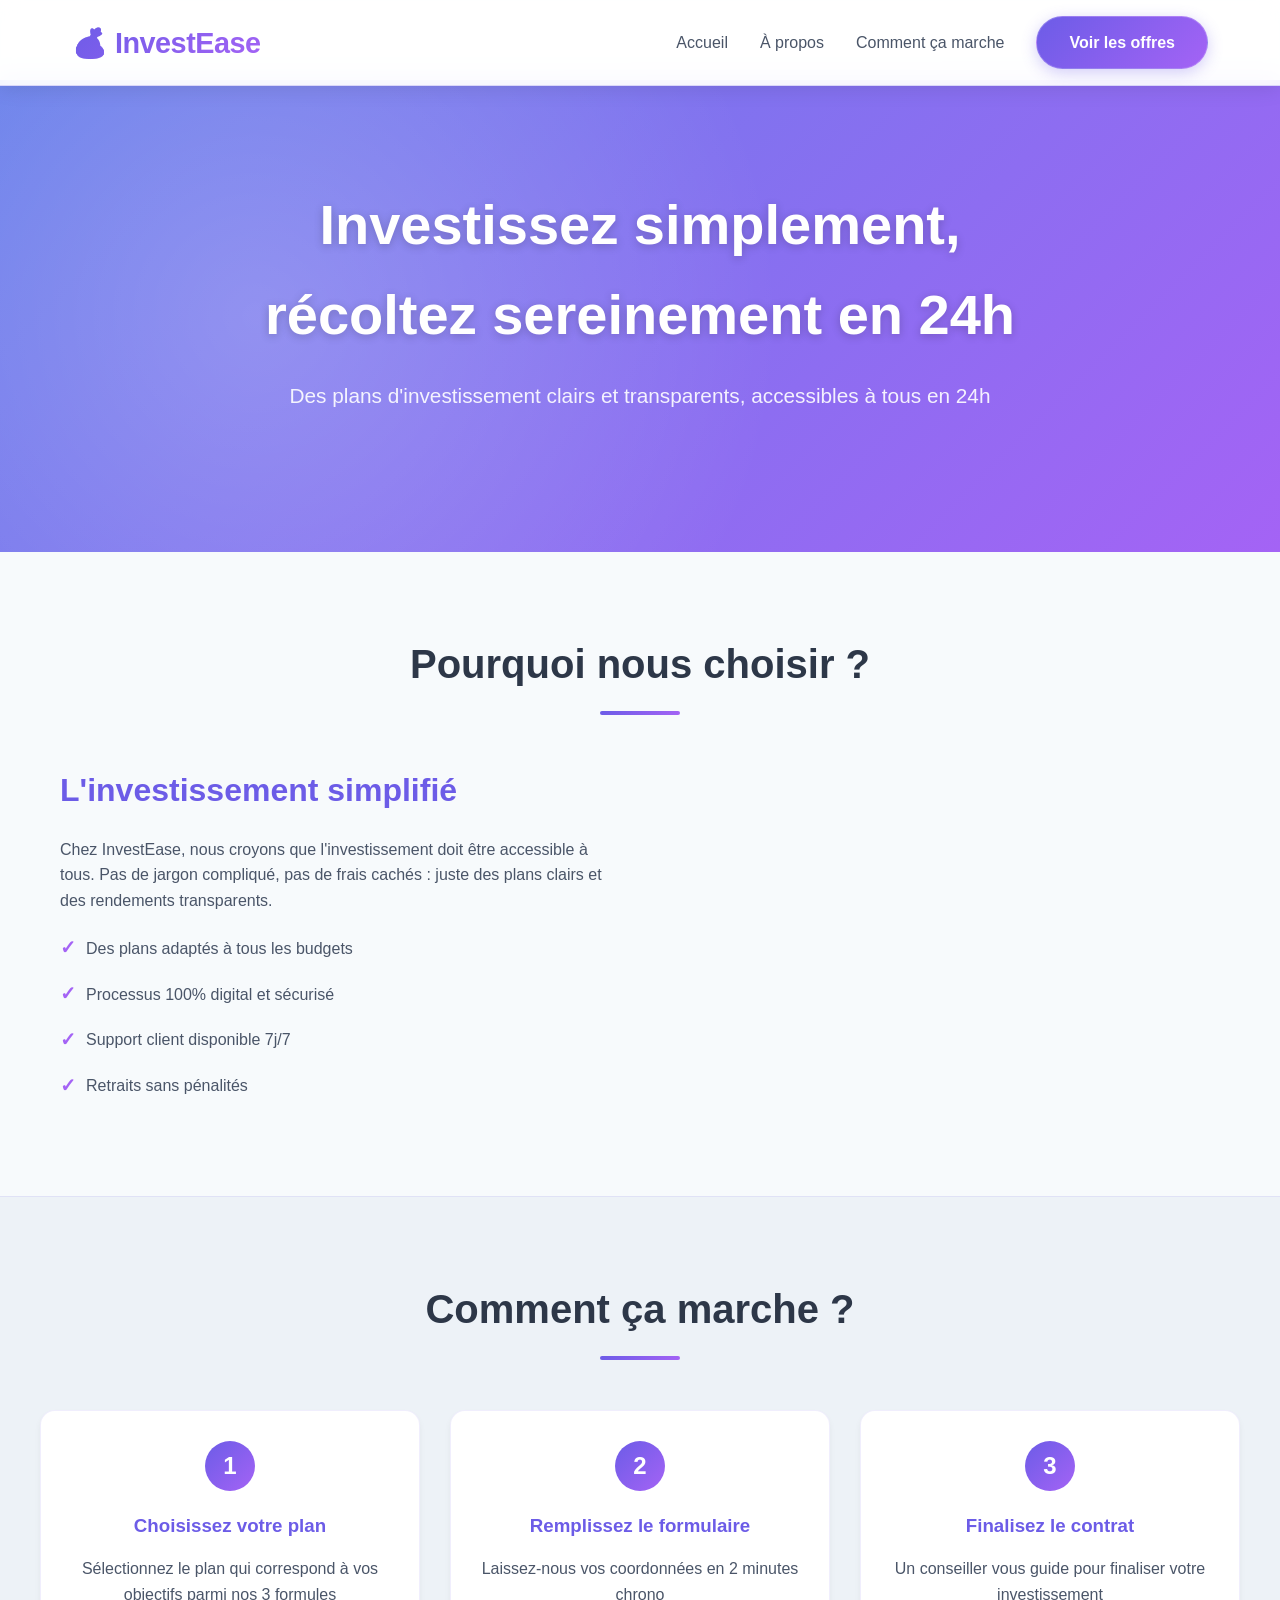
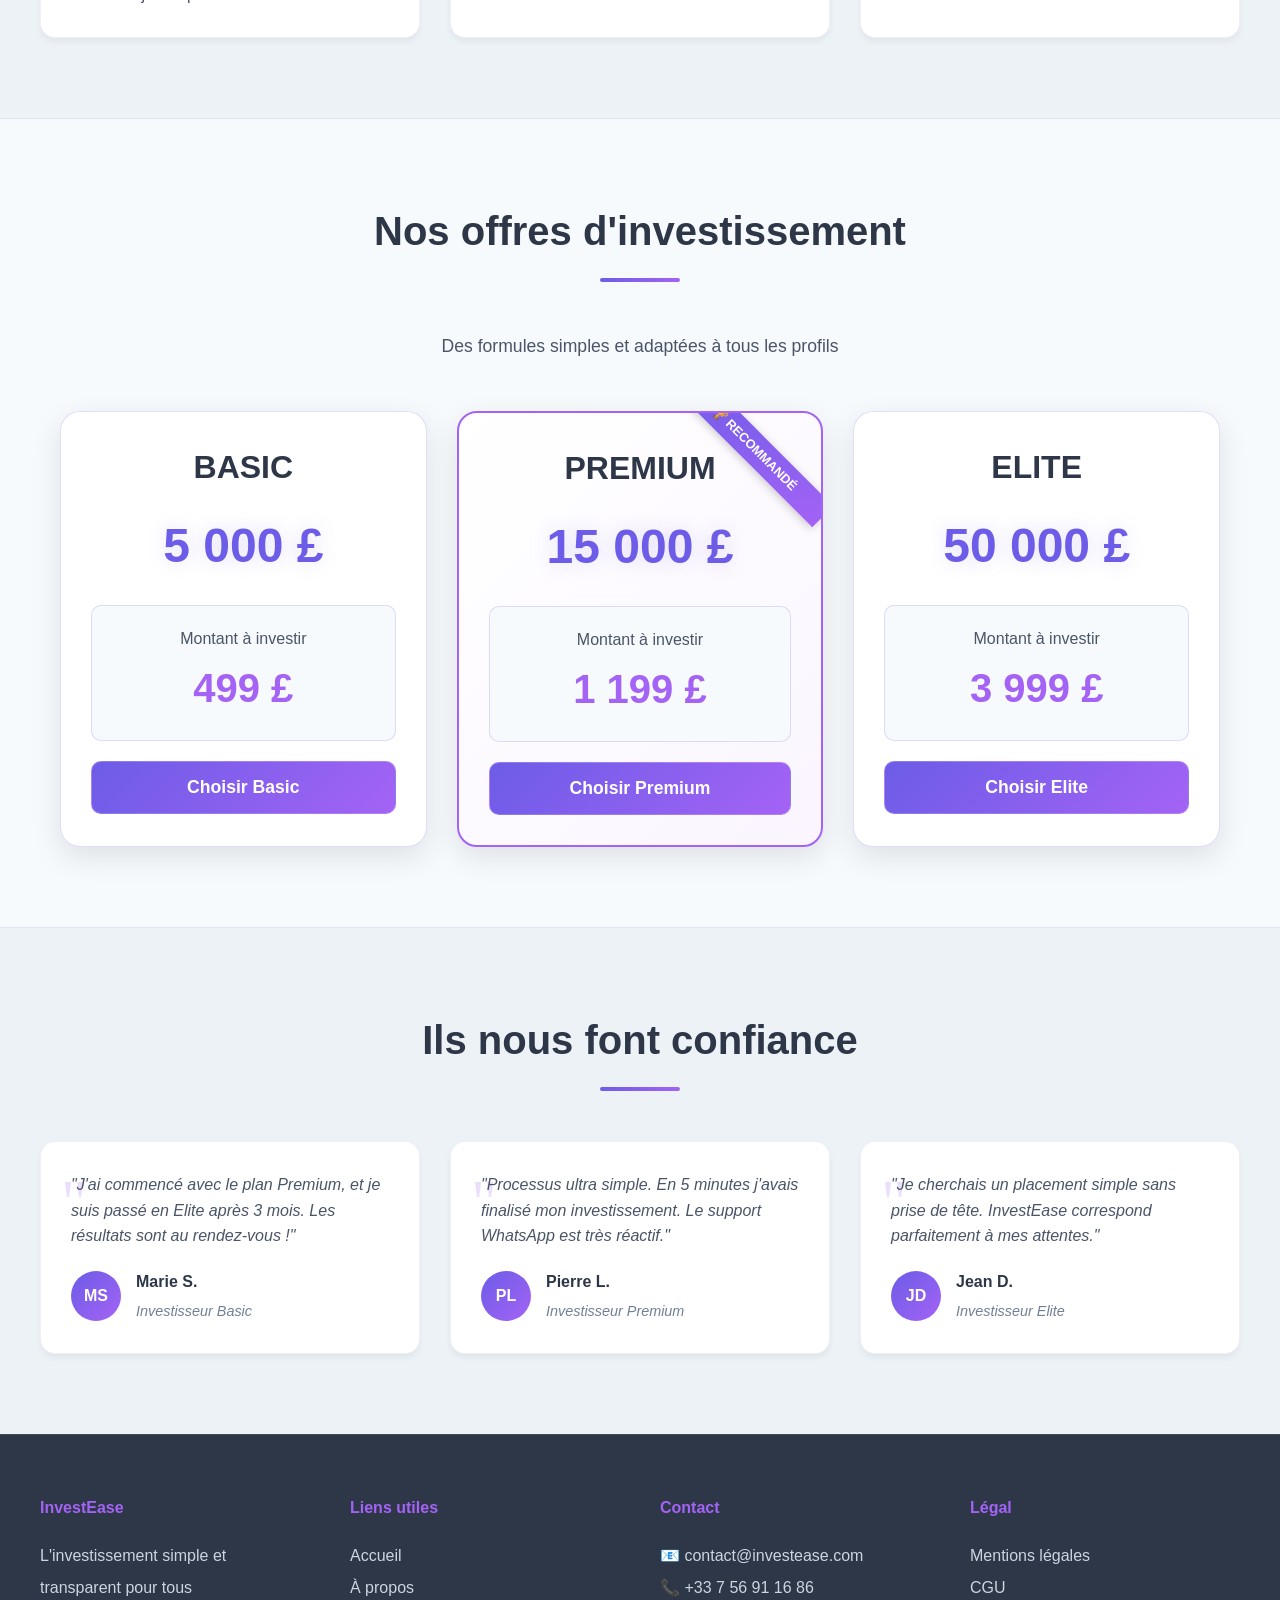
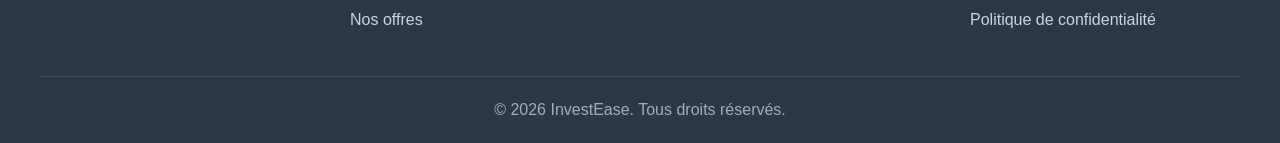
<file: indexx.html>
<!DOCTYPE html>
<html lang="fr">
<head>
    <meta charset="UTF-8">
    <meta name="viewport" content="width=device-width, initial-scale=1.0, maximum-scale=1.0, user-scalable=yes">
    <title>VantexBanque - Placements Simples et Sûrs</title>
    <style>
        * {
            margin: 0;
            padding: 0;
            box-sizing: border-box;
        }

        body {
            font-family: 'Poppins', 'Segoe UI', sans-serif;
            line-height: 1.6;
            color: #2d3748;
            background: #f7fafc;
        }

        /* Header avec navigation - version semi-transparente */
        header {
            background: rgba(255, 255, 255, 0.9);
            backdrop-filter: blur(10px);
            box-shadow: 0 2px 20px rgba(0, 0, 0, 0.1);
            position: fixed;
            width: 100%;
            top: 0;
            z-index: 1000;
            border-bottom: 1px solid rgba(108, 92, 231, 0.2);
        }

        nav {
            max-width: 1200px;
            margin: 0 auto;
            padding: 1rem 2rem;
            display: flex;
            justify-content: space-between;
            align-items: center;
            position: relative;
        }

        .logo {
            font-size: 1.8rem;
            font-weight: 700;
            background: linear-gradient(135deg, #6c5ce7, #a463f5);
            -webkit-background-clip: text;
            -webkit-text-fill-color: transparent;
            letter-spacing: -0.5px;
            z-index: 1001;
        }

        /* Menu burger pour mobile */
        .burger-menu {
            display: none;
            flex-direction: column;
            cursor: pointer;
            z-index: 1001;
            padding: 10px;
        }

        .burger-menu span {
            width: 25px;
            height: 3px;
            background: linear-gradient(135deg, #6c5ce7, #a463f5);
            margin: 3px 0;
            transition: 0.4s;
            border-radius: 3px;
        }

        /* Animation du burger */
        .burger-menu.active span:nth-child(1) {
            transform: rotate(-45deg) translate(-5px, 6px);
        }

        .burger-menu.active span:nth-child(2) {
            opacity: 0;
        }

        .burger-menu.active span:nth-child(3) {
            transform: rotate(45deg) translate(-5px, -6px);
        }

        .nav-links {
            display: flex;
            gap: 2rem;
            align-items: center;
            transition: 0.3s;
        }

        .nav-links a {
            text-decoration: none;
            color: #4a5568;
            font-weight: 500;
            transition: color 0.3s;
            font-size: 1rem;
        }

        .nav-links a:hover {
            color: #a463f5;
        }

        /* Bouton dans le header vers les offres - STYLISÉ */
        .nav-btn {
            background: linear-gradient(135deg, #6c5ce7, #a463f5);
            color: white !important;
            padding: 0.8rem 2rem;
            border-radius: 50px;
            font-weight: 600 !important;
            box-shadow: 0 4px 15px rgba(108, 92, 231, 0.3);
            transition: all 0.3s !important;
            border: 1px solid rgba(255, 255, 255, 0.2);
            white-space: nowrap; 
            text-decoration: none;
        }

        .nav-btn:hover {
            transform: translateY(-2px);
            box-shadow: 0 8px 25px rgba(108, 92, 231, 0.4);
            background: linear-gradient(135deg, #7c6cf7, #b574ff);
            color: white !important;
        }

        /* Main Content */
        main {
            margin-top: 80px;
        }

        /* Section Accueil / Hero */
        .hero {
            background: linear-gradient(135deg, #667eea 0%, #a463f5 100%);
            padding: 100px 20px;
            color: white;
            text-align: center;
            position: relative;
            overflow: hidden;
        }

        .hero::before {
            content: '';
            position: absolute;
            top: 0;
            left: 0;
            right: 0;
            bottom: 0;
            background: radial-gradient(circle at 20% 50%, rgba(255, 255, 255, 0.2) 0%, transparent 50%);
            pointer-events: none;
        }

        .hero-content {
            max-width: 1200px;
            margin: 0 auto;
            position: relative;
            z-index: 1;
        }

        .hero h1 {
            font-size: 3.5rem;
            margin-bottom: 20px;
            font-weight: 700;
            text-shadow: 0 2px 10px rgba(0, 0, 0, 0.2);
            color: white;
            -webkit-text-fill-color: white;
            background: none;
        }

        .hero p {
            font-size: 1.3rem;
            margin-bottom: 40px;
            color: rgba(255, 255, 255, 0.9);
        }

        .hero-stats {
            display: flex;
            justify-content: center;
            gap: 60px;
            margin-top: 50px;
        }

        .stat-item {
            text-align: center;
        }

        .stat-number {
            font-size: 2.5rem;
            font-weight: 700;
            display: block;
            color: white;
        }

        .stat-label {
            font-size: 1rem;
            color: rgba(255, 255, 255, 0.8);
        }

        /* Section À propos */
        .about {
            max-width: 1200px;
            margin: 80px auto;
            padding: 0 20px;
        }

        .section-title {
            text-align: center;
            font-size: 2.5rem;
            margin-bottom: 50px;
            color: #2d3748;
            position: relative;
        }

        .section-title::after {
            content: '';
            display: block;
            width: 80px;
            height: 4px;
            background: linear-gradient(135deg, #6c5ce7, #a463f5);
            margin: 15px auto 0;
            border-radius: 2px;
        }

        .about-content {
            display: grid;
            grid-template-columns: 1fr 1fr;
            gap: 50px;
            align-items: center;
        }

        .about-text h3 {
            font-size: 2rem;
            margin-bottom: 20px;
            color: #6c5ce7;
        }

        .about-text p {
            margin-bottom: 20px;
            color: #4a5568;
        }

        .features-list {
            list-style: none;
        }

        .features-list li {
            margin-bottom: 15px;
            display: flex;
            align-items: center;
            gap: 10px;
            color: #4a5568;
        }

        .features-list li::before {
            content: '✓';
            color: #a463f5;
            font-weight: bold;
            font-size: 1.2rem;
        }

        .about-image {
            background: linear-gradient(135deg, #f0f5fa, #e6edf5);
            padding: 40px;
            border-radius: 20px;
            text-align: center;
            border: 1px solid rgba(108, 92, 231, 0.2);
        }

        .about-image .placeholder-icon {
            font-size: 8rem;
            line-height: 1;
            filter: drop-shadow(0 10px 20px rgba(108, 92, 231, 0.2));
        }

        /* Section Comment ça marche */
        .how-it-works {
            background: #edf2f7;
            padding: 80px 20px;
            border-top: 1px solid rgba(108, 92, 231, 0.1);
            border-bottom: 1px solid rgba(108, 92, 231, 0.1);
        }

        .how-container {
            max-width: 1200px;
            margin: 0 auto;
        }

        .steps {
            display: grid;
            grid-template-columns: repeat(3, 1fr);
            gap: 30px;
            margin-top: 50px;
        }

        .step {
            text-align: center;
            padding: 30px;
            background: white;
            border-radius: 15px;
            transition: transform 0.3s, box-shadow 0.3s;
            border: 1px solid rgba(108, 92, 231, 0.1);
            box-shadow: 0 4px 6px rgba(0, 0, 0, 0.05);
        }

        .step:hover {
            transform: translateY(-10px);
            box-shadow: 0 20px 30px rgba(108, 92, 231, 0.15);
            border-color: #a463f5;
        }

        .step-number {
            width: 50px;
            height: 50px;
            background: linear-gradient(135deg, #6c5ce7, #a463f5);
            color: white;
            border-radius: 50%;
            display: flex;
            align-items: center;
            justify-content: center;
            font-size: 1.5rem;
            font-weight: bold;
            margin: 0 auto 20px;
        }

        .step h3 {
            margin-bottom: 15px;
            color: #6c5ce7;
        }

        .step p {
            color: #4a5568;
        }

        /* Section Plans d'investissement */
        .plans {
            max-width: 1200px;
            margin: 80px auto;
            padding: 0 20px;
            scroll-margin-top: 100px;
        }

        .plans-subtitle {
            text-align: center;
            color: #4a5568;
            margin-bottom: 50px;
            font-size: 1.1rem;
        }

        .cards-container {
            display: grid;
            grid-template-columns: repeat(auto-fit, minmax(300px, 1fr));
            gap: 30px;
            margin-top: 30px;
        }

        .card {
            background: white;
            border-radius: 20px;
            padding: 30px;
            box-shadow: 0 10px 30px rgba(0, 0, 0, 0.1);
            transition: all 0.3s;
            cursor: pointer;
            border: 1px solid rgba(108, 92, 231, 0.2);
            position: relative;
            overflow: hidden;
        }

        .card:hover {
            transform: translateY(-10px);
            box-shadow: 0 20px 40px rgba(108, 92, 231, 0.2);
            border-color: #a463f5;
        }

        .card.popular {
            border: 2px solid #a463f5;
            background: linear-gradient(135deg, #ffffff, #faf5ff);
        }

        .card.popular::before {
            content: '🏆 RECOMMANDÉ';
            position: absolute;
            top: 20px;
            right: -30px;
            background: linear-gradient(135deg, #6c5ce7, #a463f5);
            color: white;
            padding: 5px 40px;
            font-size: 0.8rem;
            font-weight: bold;
            transform: rotate(45deg);
            box-shadow: 0 2px 10px rgba(0, 0, 0, 0.2);
        }

        .card-header {
            text-align: center;
            margin-bottom: 20px;
        }

        .card-header h3 {
            font-size: 2rem;
            color: #2d3748;
            margin-bottom: 15px;
        }

        .plan-price .amount {
            font-size: 3rem;
            font-weight: 700;
            color: #6c5ce7;
            display: block;
            text-shadow: 0 0 20px rgba(108, 92, 231, 0.2);
        }

        .plan-invest {
            background: #f7fafc;
            padding: 20px;
            border-radius: 10px;
            margin: 20px 0;
            text-align: center;
            border: 1px solid rgba(108, 92, 231, 0.2);
        }

        .plan-invest p {
            color: #4a5568;
            margin-bottom: 5px;
        }

        .invest-amount {
            font-size: 2.5rem;
            font-weight: 700;
            color: #a463f5;
        }

        .plan-details {
            margin: 25px 0;
            padding: 0 15px;
        }

        .plan-details p {
            margin-bottom: 8px;
            color: #4a5568;
            display: flex;
            align-items: center;
            gap: 8px;
        }

        .card-btn {
            background: linear-gradient(135deg, #6c5ce7, #a463f5);
            color: white;
            border: none;
            padding: 15px;
            border-radius: 10px;
            font-size: 1.1rem;
            font-weight: 600;
            cursor: pointer;
            width: 100%;
            transition: all 0.3s;
            border: 1px solid rgba(255, 255, 255, 0.2);
        }

        .card-btn:hover {
            transform: translateY(-2px);
            box-shadow: 0 5px 20px rgba(108, 92, 231, 0.4);
        }

        /* Section Témoignages */
        .testimonials {
            background: #edf2f7;
            padding: 80px 20px;
            border-top: 1px solid rgba(108, 92, 231, 0.1);
        }

        .testimonials-container {
            max-width: 1200px;
            margin: 0 auto;
        }

        .testimonials-grid {
            display: grid;
            grid-template-columns: repeat(3, 1fr);
            gap: 30px;
            margin-top: 50px;
        }

        .testimonial {
            background: white;
            padding: 30px;
            border-radius: 15px;
            position: relative;
            border: 1px solid rgba(108, 92, 231, 0.1);
            box-shadow: 0 4px 6px rgba(0, 0, 0, 0.05);
        }

        .testimonial::before {
            content: '"';
            font-size: 4rem;
            color: #a463f5;
            opacity: 0.2;
            position: absolute;
            top: 10px;
            left: 20px;
            font-family: serif;
        }

        .testimonial p {
            margin-bottom: 20px;
            color: #4a5568;
            font-style: italic;
            position: relative;
            z-index: 1;
        }

        .testimonial-author {
            display: flex;
            align-items: center;
            gap: 15px;
        }

        .author-avatar {
            width: 50px;
            height: 50px;
            background: linear-gradient(135deg, #6c5ce7, #a463f5);
            border-radius: 50%;
            display: flex;
            align-items: center;
            justify-content: center;
            color: white;
            font-weight: bold;
        }

        .author-info h4 {
            color: #2d3748;
            margin-bottom: 5px;
        }

        .author-info p {
            margin: 0;
            font-size: 0.9rem;
            color: #718096;
        }

        /* Modal Formulaire */
        .modal {
            display: none;
            position: fixed;
            top: 0;
            left: 0;
            width: 100%;
            height: 100%;
            background: rgba(0, 0, 0, 0.5);
            backdrop-filter: blur(5px);
            z-index: 2000;
        }

        .modal-content {
            background: white;
            max-width: 500px;
            margin: 50px auto;
            padding: 40px;
            border-radius: 20px;
            position: relative;
            animation: slideDown 0.3s ease-out;
            border: 1px solid rgba(108, 92, 231, 0.2);
            box-shadow: 0 20px 40px rgba(0, 0, 0, 0.2);
        }

        @keyframes slideDown {
            from {
                transform: translateY(-100px);
                opacity: 0;
            }
            to {
                transform: translateY(0);
                opacity: 1;
            }
        }

        .close {
            position: absolute;
            top: 20px;
            right: 25px;
            font-size: 2rem;
            cursor: pointer;
            color: #a0aec0;
            transition: color 0.3s;
        }

        .close:hover {
            color: #a463f5;
        }

        .modal h2 {
            text-align: center;
            margin-bottom: 30px;
            color: #2d3748;
        }

        .form-group {
            margin-bottom: 20px;
        }

        label {
            display: block;
            margin-bottom: 8px;
            font-weight: 500;
            color: #4a5568;
        }

        input, select {
            width: 100%;
            padding: 12px 15px;
            border: 2px solid #e2e8f0;
            border-radius: 10px;
            font-size: 1rem;
            transition: all 0.3s;
            background: white;
            color: #2d3748;
        }

        input:focus, select:focus {
            outline: none;
            border-color: #a463f5;
            box-shadow: 0 0 10px rgba(164, 99, 245, 0.2);
        }

        .submit-btn {
            background: linear-gradient(135deg, #6c5ce7, #a463f5);
            color: white;
            border: none;
            padding: 15px;
            border-radius: 10px;
            font-size: 1.1rem;
            font-weight: 600;
            cursor: pointer;
            width: 100%;
            margin-top: 20px;
            transition: all 0.3s;
        }

        .submit-btn:hover {
            transform: translateY(-2px);
            box-shadow: 0 5px 20px rgba(108, 92, 231, 0.4);
        }

        /* Footer */
        footer {
            background: #2d3748;
            color: #cbd5e0;
            padding: 60px 20px 20px;
            border-top: 1px solid rgba(255, 255, 255, 0.1);
        }

        .footer-content {
            max-width: 1200px;
            margin: 0 auto;
            display: grid;
            grid-template-columns: repeat(4, 1fr);
            gap: 40px;
        }

        .footer-col h4 {
            margin-bottom: 20px;
            color: #a463f5;
        }

        .footer-col p, .footer-col a {
            color: #cbd5e0;
            text-decoration: none;
            line-height: 2;
        }

        .footer-col a:hover {
            color: #a463f5;
        }

        .footer-bottom {
            max-width: 1200px;
            margin: 40px auto 0;
            padding-top: 20px;
            border-top: 1px solid rgba(255, 255, 255, 0.1);
            text-align: center;
            color: #a0aec0;
        }

        /* ===== RESPONSIVE DESIGN AMÉLIORÉ ===== */
        @media screen and (max-width: 768px) {
            /* Afficher le burger menu */
            .burger-menu {
                display: flex;
            }

            /* Cacher les liens par défaut sur mobile */
            .nav-links {
                display: none;
                position: fixed;
                top: 0;
                left: 0;
                width: 100%;
                height: 100vh;
                background: rgba(255, 255, 255, 0.98);
                backdrop-filter: blur(10px);
                flex-direction: column;
                justify-content: center;
                align-items: center;
                gap: 2rem;
                z-index: 1000;
                padding: 20px;
            }

            /* Afficher le menu quand actif */
            .nav-links.active {
                display: flex;
            }

            /* Style des liens en version mobile */
            .nav-links a {
                font-size: 1.5rem;
                color: #2d3748;
                padding: 15px;
                width: 100%;
                text-align: center;
                border-radius: 10px;
            }

            .nav-links a:hover {
                background: rgba(108, 92, 231, 0.1);
            }

            /* Bouton dans le menu mobile - BIEN VISIBLE */
            .nav-links .nav-btn {
                font-size: 1.3rem;
                padding: 15px 40px;
                margin-top: 20px;
                width: auto;
                min-width: 250px;
                background: linear-gradient(135deg, #6c5ce7, #a463f5);
                border: 2px solid rgba(255, 255, 255, 0.2);
                color: white !important;
            }

            /* Ajustements hero */
            .hero h1 {
                font-size: 2.2rem;
            }

            .hero p {
                font-size: 1.1rem;
            }

            .hero-stats {
                flex-direction: column;
                gap: 30px;
            }

            .stat-number {
                font-size: 2rem;
            }

            /* Ajustements about */
            .about-content {
                grid-template-columns: 1fr;
                gap: 30px;
            }

            .about-text h3 {
                font-size: 1.8rem;
            }

            /* Ajustements steps */
            .steps {
                grid-template-columns: 1fr;
                gap: 20px;
            }

            .step {
                padding: 25px;
            }

            /* Ajustements cards */
              display: flex;
            justify-content: space-between;
            align-items: center;
            position: relative;
        }

        .logo {
            font-size: 1.8rem;
            font-weight: 700;
            background: linear-gradient(135deg, #6c5ce7, #a463f5);
            -webkit-background-clip: text;
            -webkit-text-fill-color: transparent;
            letter-spacing: -0.5px;
            z-index: 1001;
        }

        /* Menu burger pour mobile */
        .burger-menu {
            display: none;
            flex-direction: column;
            cursor: pointer;
            z-index: 1001;
            padding: 10px;
        }

        .burger-menu span {
            width: 25px;
            height: 3px;
            background: linear-gradient(135deg, #6c5ce7, #a463f5);
            margin: 3px 0;
            transition: 0.4s;
            border-radius: 3px;
        }

        /* Animation du burger */
        .burger-menu.active span:nth-child(1) {
            transform: rotate(-45deg) translate(-5px, 6px);
        }

        .burger-menu.active span:nth-child(2) {
            opacity: 0;
        }

        .burger-menu.active span:nth-child(3) {
            transform: rotate(45deg) translate(-5px, -6px);
        }

        .nav-links {
            display: flex;
            gap: 2rem;
            align-items: center;
            transition: 0.3s;
        }

        .nav-links a {
            text-decoration: none;
            color: #4a5568;
            font-weight: 500;
            transition: color 0.3s;
            font-size: 1rem;
        }

        .nav-links a:hover {
            color: #a463f5;
        }

        /* Bouton dans le header vers les offres - STYLISÉ */
        .nav-btn {
            background: linear-gradient(135deg, #6c5ce7, #a463f5);
            color: white !important;
            padding: 0.8rem 2rem;
            border-radius: 50px;
            font-weight: 600 !important;
            box-shadow: 0 4px 15px rgba(108, 92, 231, 0.3);
            transition: all 0.3s !important;
            border: 1px solid rgba(255, 255, 255, 0.2);
            white-space: nowrap; 
            text-decoration: none;
        }

        .nav-btn:hover {
            transform: translateY(-2px);
            box-shadow: 0 8px 25px rgba(108, 92, 231, 0.4);
            background: linear-gradient(135deg, #7c6cf7, #b574ff);
            color: white !important;
        }

        /* Main Content */
        main {
            margin-top: 80px;
        }

        /* Section Accueil / Hero */
        .hero {
            background: linear-gradient(135deg, #667eea 0%, #a463f5 100%);
            padding: 100px 20px;
            color: white;
            text-align: center;
            position: relative;
            overflow: hidden;
        }

        .hero::before {
            content: '';
            position: absolute;
            top: 0;
            left: 0;
            right: 0;
            bottom: 0;
            background: radial-gradient(circle at 20% 50%, rgba(255, 255, 255, 0.2) 0%, transparent 50%);
            pointer-events: none;
        }

        .hero-content {
            max-width: 1200px;
            margin: 0 auto;
            position: relative;
            z-index: 1;
        }

        .hero h1 {
            font-size: 3.5rem;
            margin-bottom: 20px;
            font-weight: 700;
            text-shadow: 0 2px 10px rgba(0, 0, 0, 0.2);
            color: white;
            -webkit-text-fill-color: white;
            background: none;
        }

        .hero p {
            font-size: 1.3rem;
            margin-bottom: 40px;
            color: rgba(255, 255, 255, 0.9);
        }

        .hero-stats {
            display: flex;
            justify-content: center;
            gap: 60px;
            margin-top: 50px;
        }

        .stat-item {
            text-align: center;
        }

        .stat-number {
            font-size: 2.5rem;
            font-weight: 700;
            display: block;
            color: white;
        }

        .stat-label {
            font-size: 1rem;
            color: rgba(255, 255, 255, 0.8);
        }

        /* Section À propos */
        .about {
            max-width: 1200px;
            margin: 80px auto;
            padding: 0 20px;
        }

        .section-title {
            text-align: center;
            font-size: 2.5rem;
            margin-bottom: 50px;
            color: #2d3748;
            position: relative;
        }

        .section-title::after {
            content: '';
            display: block;
            width: 80px;
            height: 4px;
            background: linear-gradient(135deg, #6c5ce7, #a463f5);
            margin: 15px auto 0;
            border-radius: 2px;
        }

        .about-content {
            display: grid;
            grid-template-columns: 1fr 1fr;
            gap: 50px;
            align-items: center;
        }

        .about-text h3 {
            font-size: 2rem;
            margin-bottom: 20px;
            color: #6c5ce7;
        }

        .about-text p {
            margin-bottom: 20px;
            color: #4a5568;
        }

        .features-list {
            list-style: none;
        }

        .features-list li {
            margin-bottom: 15px;
            display: flex;
            align-items: center;
            gap: 10px;
            color: #4a5568;
        }

        .features-list li::before {
            content: '✓';
            color: #a463f5;
            font-weight: bold;
            font-size: 1.2rem;
        }

        .about-image {
            background: linear-gradient(135deg, #f0f5fa, #e6edf5);
            padding: 40px;
            border-radius: 20px;
            text-align: center;
            border: 1px solid rgba(108, 92, 231, 0.2);
        }

        .about-image .placeholder-icon {
            font-size: 8rem;
            line-height: 1;
            filter: drop-shadow(0 10px 20px rgba(108, 92, 231, 0.2));
        }

        /* Section Comment ça marche */
        .how-it-works {
            background: #edf2f7;
            padding: 80px 20px;
            border-top: 1px solid rgba(108, 92, 231, 0.1);
            border-bottom: 1px solid rgba(108, 92, 231, 0.1);
        }

        .how-container {
            max-width: 1200px;
            margin: 0 auto;
        }

        .steps {
            display: grid;
            grid-template-columns: repeat(3, 1fr);
            gap: 30px;
            margin-top: 50px;
        }

        .step {
            text-align: center;
            padding: 30px;
            background: white;
            border-radius: 15px;
            transition: transform 0.3s, box-shadow 0.3s;
            border: 1px solid rgba(108, 92, 231, 0.1);
            box-shadow: 0 4px 6px rgba(0, 0, 0, 0.05);
        }

        .step:hover {
            transform: translateY(-10px);
            box-shadow: 0 20px 30px rgba(108, 92, 231, 0.15);
            border-color: #a463f5;
        }

        .step-number {
            width: 50px;
            height: 50px;
            background: linear-gradient(135deg, #6c5ce7, #a463f5);
            color: white;
            border-radius: 50%;
            display: flex;
            align-items: center;
            justify-content: center;
            font-size: 1.5rem;
            font-weight: bold;
            margin: 0 auto 20px;
        }

        .step h3 {
            margin-bottom: 15px;
            color: #6c5ce7;
        }

        .step p {
            color: #4a5568;
        }

        /* Section Plans d'investissement */
        .plans {
            max-width: 1200px;
            margin: 80px auto;
            padding: 0 20px;
            scroll-margin-top: 100px;
        }

        .plans-subtitle {
            text-align: center;
            color: #4a5568;
            margin-bottom: 50px;
            font-size: 1.1rem;
        }

        .cards-container {
            display: grid;
            grid-template-columns: repeat(auto-fit, minmax(300px, 1fr));
            gap: 30px;
            margin-top: 30px;
        }

        .card {
            background: white;
            border-radius: 20px;
            padding: 30px;
            box-shadow: 0 10px 30px rgba(0, 0, 0, 0.1);
            transition: all 0.3s;
            cursor: pointer;
            border: 1px solid rgba(108, 92, 231, 0.2);
            position: relative;
            overflow: hidden;
        }

        .card:hover {
            transform: translateY(-10px);
            box-shadow: 0 20px 40px rgba(108, 92, 231, 0.2);
            border-color: #a463f5;
        }

        .card.popular {
            border: 2px solid #a463f5;
            background: linear-gradient(135deg, #ffffff, #faf5ff);
        }

        .card.popular::before {
            content: '🏆 RECOMMANDÉ';
            position: absolute;
            top: 20px;
            right: -30px;
            background: linear-gradient(135deg, #6c5ce7, #a463f5);
            color: white;
            padding: 5px 40px;
            font-size: 0.8rem;
            font-weight: bold;
            transform: rotate(45deg);
            box-shadow: 0 2px 10px rgba(0, 0, 0, 0.2);
        }

        .card-header {
            text-align: center;
            margin-bottom: 20px;
        }

        .card-header h3 {
            font-size: 2rem;
            color: #2d3748;
            margin-bottom: 15px;
        }

        .plan-price .amount {
            font-size: 3rem;
            font-weight: 700;
            color: #6c5ce7;
            display: block;
            text-shadow: 0 0 20px rgba(108, 92, 231, 0.2);
        }

        .plan-invest {
            background: #f7fafc;
            padding: 20px;
            border-radius: 10px;
            margin: 20px 0;
            text-align: center;
            border: 1px solid rgba(108, 92, 231, 0.2);
        }

        .plan-invest p {
            color: #4a5568;
            margin-bottom: 5px;
        }

        .invest-amount {
            font-size: 2.5rem;
            font-weight: 700;
            color: #a463f5;
        }

        .plan-details {
            margin: 25px 0;
            padding: 0 15px;
        }

        .plan-details p {
            margin-bottom: 8px;
            color: #4a5568;
            display: flex;
            align-items: center;
            gap: 8px;
        }

        .card-btn {
            background: linear-gradient(135deg, #6c5ce7, #a463f5);
            color: white;
            border: none;
            padding: 15px;
            border-radius: 10px;
            font-size: 1.1rem;
            font-weight: 600;
            cursor: pointer;
            width: 100%;
            transition: all 0.3s;
            border: 1px solid rgba(255, 255, 255, 0.2);
        }

        .card-btn:hover {
            transform: translateY(-2px);
            box-shadow: 0 5px 20px rgba(108, 92, 231, 0.4);
        }

        /* Section Témoignages */
        .testimonials {
            background: #edf2f7;
            padding: 80px 20px;
            border-top: 1px solid rgba(108, 92, 231, 0.1);
        }

        .testimonials-container {
            max-width: 1200px;
            margin: 0 auto;
        }

        .testimonials-grid {
            display: grid;
            grid-template-columns: repeat(3, 1fr);
            gap: 30px;
            margin-top: 50px;
        }

        .testimonial {
            background: white;
            padding: 30px;
            border-radius: 15px;
            position: relative;
            border: 1px solid rgba(108, 92, 231, 0.1);
            box-shadow: 0 4px 6px rgba(0, 0, 0, 0.05);
        }

        .testimonial::before {
            content: '"';
            font-size: 4rem;
            color: #a463f5;
            opacity: 0.2;
            position: absolute;
            top: 10px;
            left: 20px;
            font-family: serif;
        }

        .testimonial p {
            margin-bottom: 20px;
            color: #4a5568;
            font-style: italic;
            position: relative;
            z-index: 1;
        }

        .testimonial-author {
            display: flex;
            align-items: center;
            gap: 15px;
        }

        .author-avatar {
            width: 50px;
            height: 50px;
            background: linear-gradient(135deg, #6c5ce7, #a463f5);
            border-radius: 50%;
            display: flex;
            align-items: center;
            justify-content: center;
            color: white;
            font-weight: bold;
        }

        .author-info h4 {
            color: #2d3748;
            margin-bottom: 5px;
        }

        .author-info p {
            margin: 0;
            font-size: 0.9rem;
            color: #718096;
        }

        /* Modal Formulaire */
        .modal {
            display: none;
            position: fixed;
            top: 0;
            left: 0;
            width: 100%;
            height: 100%;
            background: rgba(0, 0, 0, 0.5);
            backdrop-filter: blur(5px);
            z-index: 2000;
        }

        .modal-content {
            background: white;
            max-width: 500px;
            margin: 50px auto;
            padding: 40px;
            border-radius: 20px;
            position: relative;
            animation: slideDown 0.3s ease-out;
            border: 1px solid rgba(108, 92, 231, 0.2);
            box-shadow: 0 20px 40px rgba(0, 0, 0, 0.2);
        }

        @keyframes slideDown {
            from {
                transform: translateY(-100px);
                opacity: 0;
            }
            to {
                transform: translateY(0);
                opacity: 1;
            }
        }

        .close {
            position: absolute;
            top: 20px;
            right: 25px;
            font-size: 2rem;
            cursor: pointer;
            color: #a0aec0;
            transition: color 0.3s;
        }

        .close:hover {
            color: #a463f5;
        }

        .modal h2 {
            text-align: center;
            margin-bottom: 30px;
            color: #2d3748;
        }

        .form-group {
            margin-bottom: 20px;
        }

        label {
            display: block;
            margin-bottom: 8px;
            font-weight: 500;
            color: #4a5568;
        }

        input, select {
            width: 100%;
            padding: 12px 15px;
            border: 2px solid #e2e8f0;
            border-radius: 10px;
            font-size: 1rem;
            transition: all 0.3s;
            background: white;
            color: #2d3748;
        }

        input:focus, select:focus {
            outline: none;
            border-color: #a463f5;
            box-shadow: 0 0 10px rgba(164, 99, 245, 0.2);
        }

        .submit-btn {
            background: linear-gradient(135deg, #6c5ce7, #a463f5);
            color: white;
            border: none;
            padding: 15px;
            border-radius: 10px;
            font-size: 1.1rem;
            font-weight: 600;
            cursor: pointer;
            width: 100%;
            margin-top: 20px;
            transition: all 0.3s;
        }

        .submit-btn:hover {
            transform: translateY(-2px);
            box-shadow: 0 5px 20px rgba(108, 92, 231, 0.4);
        }

        /* Footer */
        footer {
            background: #2d3748;
            color: #cbd5e0;
            padding: 60px 20px 20px;
            border-top: 1px solid rgba(255, 255, 255, 0.1);
        }

        .footer-content {
            max-width: 1200px;
            margin: 0 auto;
            display: grid;
            grid-template-columns: repeat(4, 1fr);
            gap: 40px;
        }

        .footer-col h4 {
            margin-bottom: 20px;
            color: #a463f5;
        }

        .footer-col p, .footer-col a {
            color: #cbd5e0;
            text-decoration: none;
            line-height: 2;
        }

        .footer-col a:hover {
            color: #a463f5;
        }

        .footer-bottom {
            max-width: 1200px;
            margin: 40px auto 0;
            padding-top: 20px;
            border-top: 1px solid rgba(255, 255, 255, 0.1);
            text-align: center;
            color: #a0aec0;
        }

        /* ===== RESPONSIVE DESIGN AMÉLIORÉ ===== */
        @media screen and (max-width: 768px) {
            /* Afficher le burger menu */
            .burger-menu {
                display: flex;
            }

            /* Cacher les liens par défaut sur mobile */
            .nav-links {
                display: none;
                position: fixed;
                top: 0;
                left: 0;
                width: 100%;
                height: 100vh;
                background: rgba(255, 255, 255, 0.98);
                backdrop-filter: blur(10px);
                flex-direction: column;
                justify-content: center;
                align-items: center;
                gap: 2rem;
                z-index: 1000;
                padding: 20px;
            }

            /* Afficher le menu quand actif */
            .nav-links.active {
                display: flex;
            }

            /* Style des liens en version mobile */
            .nav-links a {
                font-size: 1.5rem;
                color: #2d3748;
                padding: 15px;
                width: 100%;
                text-align: center;
                border-radius: 10px;
            }

            .nav-links a:hover {
                background: rgba(108, 92, 231, 0.1);
            }

            /* Bouton dans le menu mobile - BIEN VISIBLE */
            .nav-links .nav-btn {
                font-size: 1.3rem;
                padding: 15px 40px;
                margin-top: 20px;
                width: auto;
                min-width: 250px;
                background: linear-gradient(135deg, #6c5ce7, #a463f5);
                border: 2px solid rgba(255, 255, 255, 0.2);
                color: white !important;
            }

            /* Ajustements hero */
            .hero h1 {
                font-size: 2.2rem;
            }

            .hero p {
                font-size: 1.1rem;
            }

            .hero-stats {
                flex-direction: column;
                gap: 30px;
            }

            .stat-number {
                font-size: 2rem;
            }

            /* Ajustements about */
            .about-content {
                grid-template-columns: 1fr;
                gap: 30px;
            }

            .about-text h3 {
                font-size: 1.8rem;
            }

            /* Ajustements steps */
            .steps {
                grid-template-columns: 1fr;
                gap: 20px;
            }

            .step {
                padding: 25px;
            }

            /* Ajustements cards */
            .cards-container {
                grid-template-columns: 1fr;
                gap: 20px;
            }

            .card {
                padding: 25px;
            }

            .plan-price .amount {
                font-size: 2.5rem;
            }

            .invest-amount {
                font-size: 2rem;
            }

            /* Ajustements témoignages */
            .testimonials-grid {
                grid-template-columns: 1fr;
                gap: 20px;
            }

            /* Ajustements footer */
            .footer-content {
                grid-template-columns: 1fr 1fr;
                gap: 30px;
            }

            /* Ajustements modal */
            .modal-content {
                margin: 20px;
                padding: 30px 20px;
            }

            .modal h2 {
                font-size: 1.5rem;
            }

            input, select {
                padding: 10px;
            }
        }

        /* Très petits écrans */
        @media screen and (max-width: 480px) {
            nav {
                padding: 0.8rem 1rem;
            }

            .logo {
                font-size: 1.5rem;
            }

            .hero {
                padding: 80px 15px;
            }

            .hero h1 {
                font-size: 1.8rem;
            }

            .section-title {
                font-size: 2rem;
            }

            .footer-content {
                grid-template-columns: 1fr;
                text-align: center;
            }

            .nav-links .nav-btn {
                min-width: 200px;
                font-size: 1.1rem;
                padding: 12px 30px;
            }
        }

        /* Empêcher le scroll quand le menu est ouvert */
        body.menu-open {
            overflow: hidden;
        }
    </style>
</head>
<body>
    <header>
        <nav>
            <div class="logo">💰 InvestEase</div>

            <!-- Burger Menu pour mobile -->
            <div class="burger-menu" onclick="toggleMenu()">
                <span></span>
                <span></span>
                <span></span>
            </div>

            <div class="nav-links">
                <a href="#accueil" onclick="closeMenu()">Accueil</a>
                <a href="#about" onclick="closeMenu()">À propos</a>
                <a href="#comment" onclick="closeMenu()">Comment ça marche</a>
                <a href="#plans" class="nav-btn" onclick="scrollToPlans(); closeMenu();">Voir les offres</a>
            </div>
        </nav>
    </header>

    <main>
        <!-- Section Accueil -->
        <section id="accueil" class="hero">
            <div class="hero-content">
                <h1>Investissez simplement,<br>récoltez sereinement en 24h</h1>
                <p>Des plans d'investissement clairs et transparents, accessibles à tous en 24h</p>
            </div>
        </section>

        <!-- Section À propos -->
        <section id="about" class="about">
            <h2 class="section-title">Pourquoi nous choisir ?</h2>
            <div class="about-content">
                <div class="about-text">
                    <h3>L'investissement simplifié</h3>
                    <p>Chez InvestEase, nous croyons que l'investissement doit être accessible à tous. Pas de jargon compliqué, pas de frais cachés : juste des plans clairs et des rendements transparents.</p>
                    <ul class="features-list">
                        <li>Des plans adaptés à tous les budgets</li>
                        <li>Processus 100% digital et sécurisé</li>
                        <li>Support client disponible 7j/7</li>
                        <li>Retraits sans pénalités</li>
                    </ul>
                </div>
            </div>
        </section>

        <!-- Section Comment ça marche -->
        <section id="comment" class="how-it-works">
            <div class="how-container">
                <h2 class="section-title">Comment ça marche ?</h2>
                <div class="steps">
                    <div class="step">
                        <div class="step-number">1</div>
                        <h3>Choisissez votre plan</h3>
                        <p>Sélectionnez le plan qui correspond à vos objectifs parmi nos 3 formules</p>
                    </div>
                    <div class="step">
                        <div class="step-number">2</div>
                        <h3>Remplissez le formulaire</h3>
                        <p>Laissez-nous vos coordonnées en 2 minutes chrono</p>
                    </div>
                    <div class="step">
                        <div class="step-number">3</div>
                        <h3>Finalisez le contrat</h3>
                        <p>Un conseiller vous guide pour finaliser votre investissement</p>
                    </div>
                </div>
            </div>
        </section>

        <!-- Section Plans d'investissement (OFFRES) -->
        <section id="plans" class="plans">
            <h2 class="section-title">Nos offres d'investissement</h2>
            <p class="plans-subtitle">Des formules simples et adaptées à tous les profils</p>

            <div class="cards-container">
                <!-- Plan Basic -->
                <div class="card" onclick="openForm('Plan Basic')">
                    <div class="card-header">
                        <h3>BASIC</h3>
                        <div class="plan-price">
                            <span class="amount">5 000 £</span>
                        </div>
                    </div>

                    <div class="plan-invest">
                        <p>Montant à investir</p>
                        <div class="invest-amount">499 £</div>
                    </div>

                    <button class="card-btn">Choisir Basic</button>
                </div>

                <!-- Plan Premium -->
                <div class="card popular" onclick="openForm('Plan Premium')">
                    <div class="card-header">
                        <h3>PREMIUM</h3>
                        <div class="plan-price">
                            <span class="amount">15 000 £</span>
                        </div>
                    </div>

                    <div class="plan-invest">
                        <p>Montant à investir</p>
                        <div class="invest-amount">1 199 £</div>
                    </div>

                    <button class="card-btn">Choisir Premium</button>
                </div>

                <!-- Plan Elite -->
                <div class="card" onclick="openForm('Plan Elite')">
                    <div class="card-header">
                        <h3>ELITE</h3>
                        <div class="plan-price">
                            <span class="amount">50 000 £</span>
                        </div>
                    </div>

                    <div class="plan-invest">
                        <p>Montant à investir</p>
                        <div class="invest-amount">3 999 £</div>
                    </div>

                    <button class="card-btn">Choisir Elite</button>
                </div>
            </div>
        </section>

        <!-- Section Témoignages -->
        <section class="testimonials">
            <div class="testimonials-container">
                <h2 class="section-title">Ils nous font confiance</h2>
                <div class="testimonials-grid">
                    <div class="testimonial">
                        <p>"J'ai commencé avec le plan Premium, et je suis passé en Elite après 3 mois. Les résultats sont au rendez-vous !"</p>
                        <div class="testimonial-author">
                            <div class="author-avatar">MS</div>
                            <div class="author-info">
                                <h4>Marie S.</h4>
                                <p>Investisseur Basic</p>
                            </div>
                        </div>
                    </div>

                    <div class="testimonial">
                        <p>"Processus ultra simple. En 5 minutes j'avais finalisé mon investissement. Le support WhatsApp est très réactif."</p>
                        <div class="testimonial-author">
                            <div class="author-avatar">PL</div>
                            <div class="author-info">
                                <h4>Pierre L.</h4>
                                <p>Investisseur Premium</p>
                            </div>
                        </div>
                    </div>

                    <div class="testimonial">
                        <p>"Je cherchais un placement simple sans prise de tête. InvestEase correspond parfaitement à mes attentes."</p>
                        <div class="testimonial-author">
                            <div class="author-avatar">JD</div>
                            <div class="author-info">
                                <h4>Jean D.</h4>
                                <p>Investisseur Elite</p>
                            </div>
                        </div>
                    </div>
                </div>
            </div>
        </section>
    </main>

    <!-- Footer -->
    <footer>
        <div class="footer-content">
            <div class="footer-col">
                <h4>InvestEase</h4>
                <p>L'investissement simple et transparent pour tous</p>
            </div>
            <div class="footer-col">
                <h4>Liens utiles</h4>
                <p><a href="#accueil">Accueil</a></p>
                <p><a href="#about">À propos</a></p>
                <p><a href="#plans">Nos offres</a></p>
            </div>
            <div class="footer-col">
                <h4>Contact</h4>
                <p>📧 contact@investease.com</p>
                <p>📞 +33 7 56 91 16 86</p>
            </div>
            <div class="footer-col">
                <h4>Légal</h4>
                <p>Mentions légales</p>
                <p>CGU</p>
                <p>Politique de confidentialité</p>
            </div>
        </div>
        <div class="footer-bottom">
            <p>&copy; 2026 InvestEase. Tous droits réservés.</p>
        </div>
    </footer>

    <!-- Modal Formulaire -->
    <div id="formModal" class="modal">
        <div class="modal-content">
            <span class="close" onclick="closeForm()">&times;</span>
            <h2>Rejoindre le plan</h2>
            <form id="investmentForm" onsubmit="submitForm(event)">
                <div class="form-group">
                    <label for="nom">Nom</label>
                    <input type="text" id="nom" required placeholder="Votre nom">
                </div>

                <div class="form-group">
                    <label for="prenom">Prénom</label>
                    <input type="text" id="prenom" required placeholder="Votre prénom">
                </div>

                <div class="form-group">
                    <label for="email">Email</label>
                    <input type="email" id="email" required placeholder="votre@email.com">
                </div>

                <div class="form-group">
                    <label for="plan">Plan d'investissement</label>
                    <select id="plan" required>
                        <option value="">Sélectionnez un plan</option>
                        <option value="Basic - 5 000£">Basic - 499 £ d'investissement</option>
                        <option value="Premium - 15 000£">Premium - 1 199 £ d'investissement</option>
                        <option value="Elite - 50 000£">Elite - 3 999 £ d'investissement</option>
                    </select>
                </div>

                <div class="form-group">
                    <label for="paiement">Moyen de paiement</label>
                    <select id="paiement" required>
                        <option value="">Sélectionnez</option>
                        <option value="Carte bancaire">💳 Carte bancaire</option>
                        <option value="Virement">🏦 Virement bancaire</option>
                        <option value="PayPal">📱 PayPal</option>
                        <option value="Crypto">₿ Crypto-monnaie</option>
                    </select>
                </div>

                <button type="submit" class="submit-btn">SOUMETTRE</button>
            </form>
        </div>
    </div>

    <script>
        let selectedPlan = '';

        // Fonction pour basculer le menu mobile
        function toggleMenu() {
            const burger = document.querySelector('.burger-menu');
            const navLinks = document.querySelector('.nav-links');
            const body = document.body;

            burger.classList.toggle('active');
            navLinks.classList.toggle('active');
            body.classList.toggle('menu-open');
        }

        // Fonction pour fermer le menu mobile
        function closeMenu() {
            const burger = document.querySelector('.burger-menu');
            const navLinks = document.querySelector('.nav-links');
            const body = document.body;

            burger.classList.remove('active');
            navLinks.classList.remove('active');
            body.classList.remove('menu-open');
        }

        function scrollToPlans() {
            document.getElementById('plans').scrollIntoView({ behavior: 'smooth' });
            closeMenu(); // Fermer le menu mobile après le clic
        }

        function openForm(planName) {
            selectedPlan = planName;
            const planSelect = document.getElementById('plan');

            if (planName === 'Plan Basic') planSelect.value = 'Basic - 5 000£';
            else if (planName === 'Plan Premium') planSelect.value = 'Premium - 15 000£';
            else if (planName === 'Plan Elite') planSelect.value = 'Elite - 50 000£';

            document.getElementById('formModal').style.display = 'block';
            document.body.style.overflow = 'hidden';
            closeMenu(); // Fermer le menu mobile si ouvert
        }

        function closeForm() {
            document.getElementById('formModal').style.display = 'none';
            document.getElementById('investmentForm').reset();
            document.body.style.overflow = 'auto';
        }

        window.onclick = function(event) {
            const modal = document.getElementById('formModal');
            if (event.target == modal) {
                closeForm();
            }
        }

        document.addEventListener('keydown', function(event) {
            if (event.key === 'Escape') {
                closeForm();
            }
        });

        // Fermer le menu mobile si on clique sur un lien
        document.querySelectorAll('.nav-links a').forEach(link => {
            link.addEventListener('click', closeMenu);
        });

        function submitForm(event) {
            event.preventDefault();

            const nom = document.getElementById('nom').value;
            const prenom = document.getElementById('prenom').value;
            const email = document.getElementById('email').value;
            const plan = document.getElementById('plan').value;
            const paiement = document.getElementById('paiement').value;

            let montant = '499£';
            if (plan.includes('Premium') || plan.includes('15 000')) montant = '1 199 £';
            else if (plan.includes('Elite') || plan.includes('50 000')) montant = '3 999 £';

            const message = `*🔔 NOUVELLE DEMANDE D'INVESTISSEMENT - InvestEase*%0A%0A` +
                          `*👤 INFORMATIONS PERSONNELLES*%0A` +
                          `Nom complet : ${prenom} ${nom}%0A` +
                          `📧 Email : ${email}%0A` +
                          `*💰 DÉTAILS DE L'INVESTISSEMENT*%0A` +
                          `Plan choisi : ${plan}%0A` +
                          `Montant à investir : ${montant}%0A` +
                          `💳 Moyen de paiement : ${paiement}%0A%0A` +
                          `*📅 DATE DE LA DEMANDE*%0A` +
                          `${new Date().toLocaleString('fr-FR')}%0A%0A` +
                          `_🔔 Nouvel investisseur potentiel - À contacter dans les plus brefs délais_`;

            const whatsappNumber = "33756911686";
            const whatsappUrl = `https://wa.me/${whatsappNumber}?text=${message}`;

            window.open(whatsappUrl, '_blank');
            closeForm();

            alert('✅ Votre demande a été prise en compte ! Vous allez être redirigé vers WhatsApp pour finaliser votre investissement avec un conseiller.');
        }
    </script>
</body>
</html>
</file>
